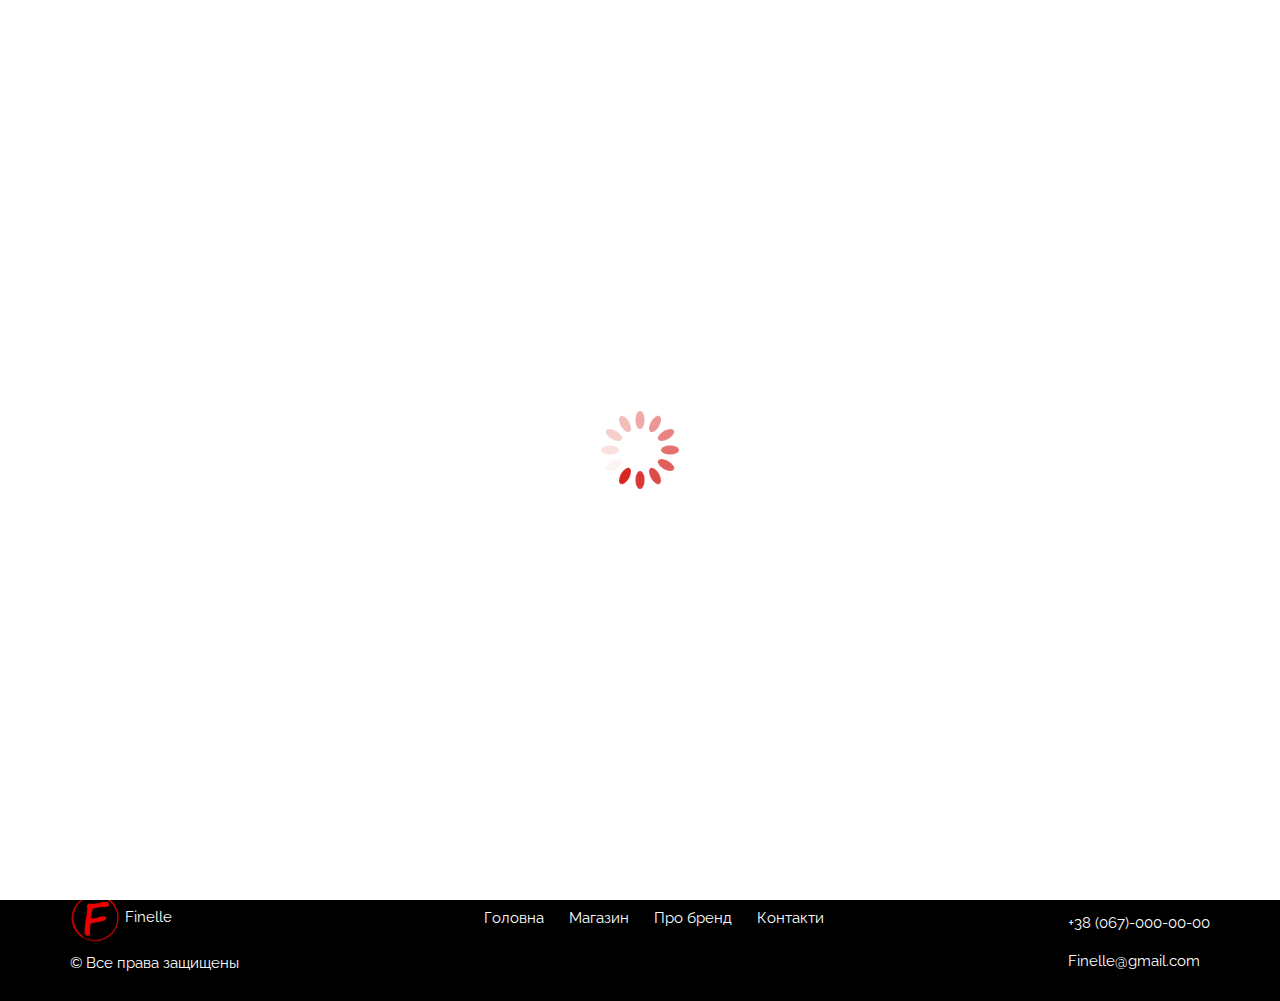
<file: index.html>
<!DOCTYPE html>
<html lang="en">
<head>
  <meta charset="UTF-8">
  <meta http-equiv="X-UA-Compatible" content="IE=edge">
  <meta name="viewport" content="width=device-width, initial-scale=1.0">
  <title>Document</title>
  <link rel="stylesheet" href="css/style.css">
</head>
<body>
  <header class="header">
    <div class="header__container">
      <div class="header__body">
        <div class="header__burger">
          <span></span>
        </div> 
        <a href="index.html" class="header__logo">
          <img src="img/logo__2.png" alt="" width="50px">
          <p>Finelle</p>
        </a>
        <nav class="header__menu">
          <ul class="header__list">
            <li>
              <a href="index.html" class="header__link active-menu">Головна</a>
            </li>
            <li>
              <a href="shop.html" class="header__link">Магазин</a>
            </li>
            <li>
              <a href="history.html" class="header__link">Про бренд</a>
            </li>
            <li>
              <a href="contact.html" class="header__link" >Контакти</a>
            </li>
          </ul>
        </nav>
        <div class="header__phone">
          <img src="img/tele.svg" alt="">
          <p>+38 (067)-000-00-00</p>
        </div>
        <div class="header__basket">
          <a href="basket.html"><img src="img/basket.svg" ></a>
        </div>
      </div>
    </div>
  </header>
  <div class="container">
    <section class="main">
       <div class="main__title">
         <h1>Нові надходження цього сезону</h1>
         <p>Витончені поєднання та оксамитові відтінки - ось те, що ви шукали цього сезону. Час досліджувати.</p>
         <button class="main__title_btn">
          <a href="shop.html">Відкрити магазин</a>
         </button>
       </div>
       <div class="main__img">
        <img src="img/w_finelle.webp" alt="">
       </div>
    </section>
  </div>
  <footer class="footer">
    <div class="footer__container">
      <div class="footer__content">
        <div class="footer__content_logo">
          <a href="index.html">
            <img src="img/logo__2.png" width="50px"alt="">
            <p>Finelle</p>
          </a>
          <p>© Все права защищены</p>
        </div>
        <ul class="footer__content_menu">
          <li>
            <a href="index.html">Головна</a>
          </li>
          <li>
            <a href="shop.html">Магазин</a>
          </li>
          <li>
            <a href="history.html">Про бренд</a>
          </li>
          <li>
            <a href="contact.html">Контакти</a>
          </li>
        </ul>
        <div class="footer__content_contact">
          <p>+38 (067)-000-00-00</p>
          <p>Finelle@gmail.com</p>
        </div>
      </div>
    </div>
  </footer>
  <div class="preloader">
    <div class="preloader_image"></div>
  </div>
  
  
    
    

  <script src="https://ajax.googleapis.com/ajax/libs/jquery/3.6.0/jquery.min.js"></script>
  <script src="js/script.js"></script>
  <script src="js/preloder.js"></script>
</body>
</html>
</file>
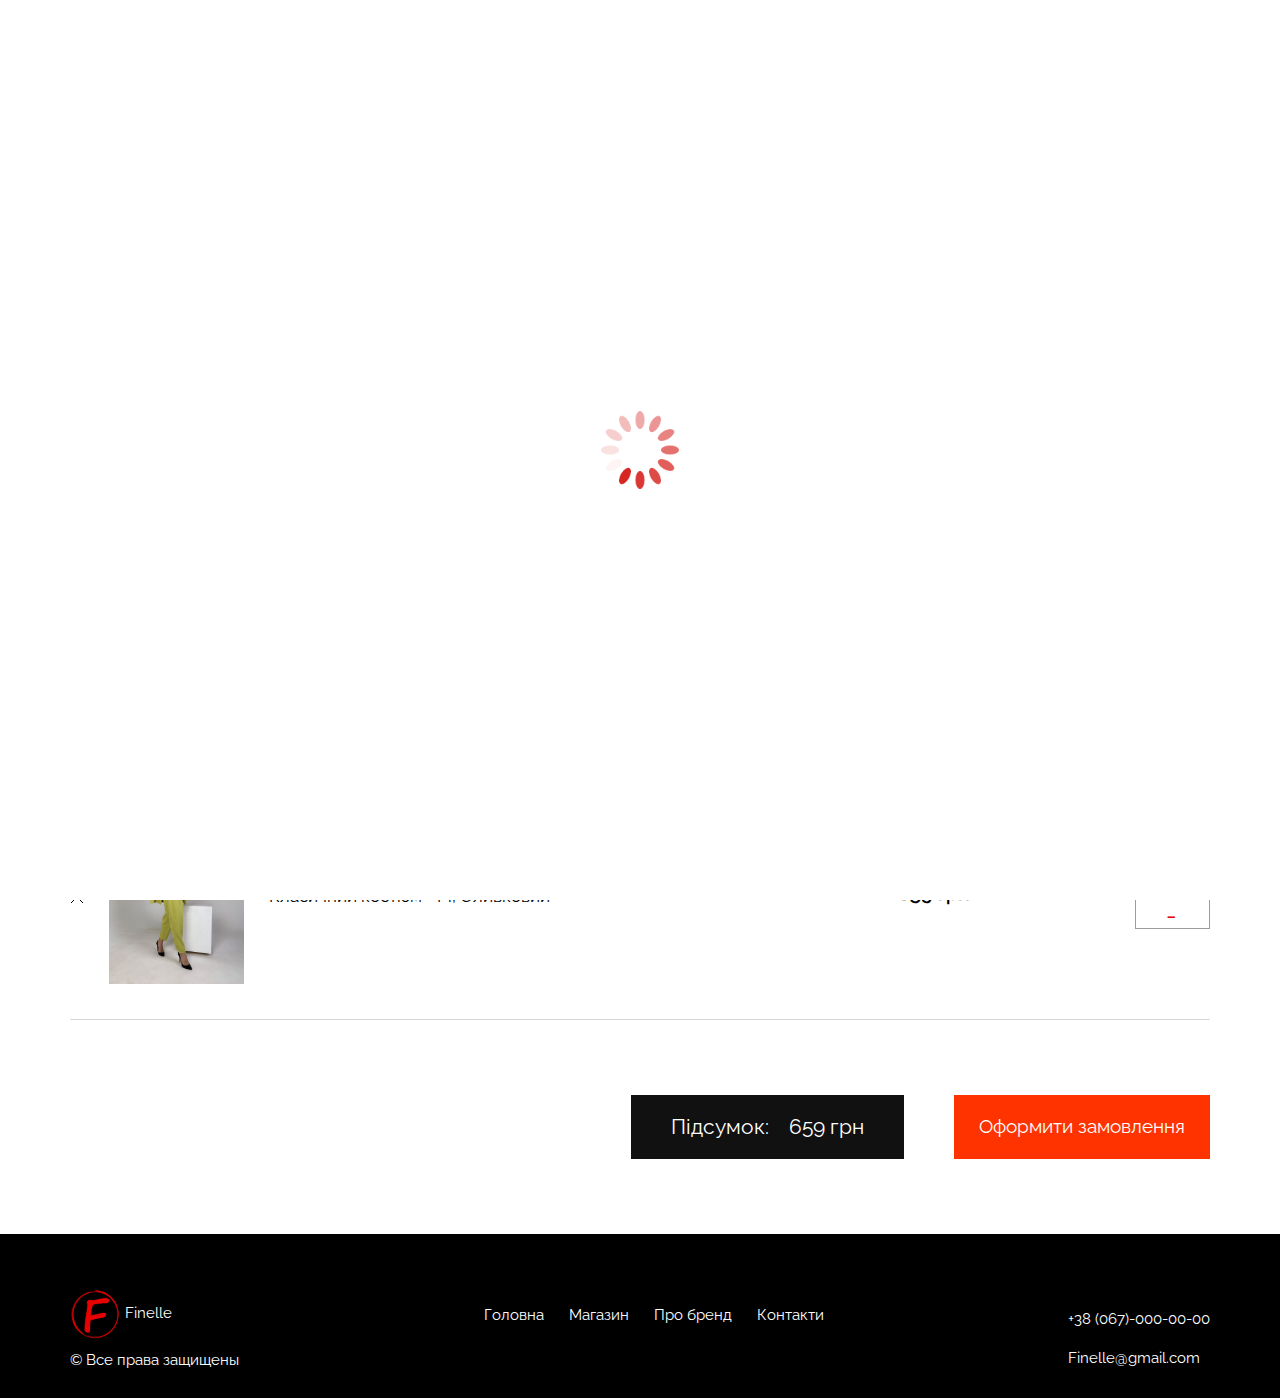
<file: basket.html>
<!DOCTYPE html>
<html lang="en">
<head>
  <meta charset="UTF-8">
  <meta http-equiv="X-UA-Compatible" content="IE=edge">
  <meta name="viewport" content="width=device-width, initial-scale=1.0">
  <title>Document</title>
  <link rel="stylesheet" href="css/style.css">
</head>
<body>
  <header class="header">
    <div class="header__container">
      <div class="header__body">
        <div class="header__burger">
          <span></span>
        </div> 
        <a href="index.html" class="header__logo">
          <img src="img/logo__2.png" alt="" width="50px">
          <p>Finelle</p>
        </a>
        <nav class="header__menu">
          <ul class="header__list">
            <li>
              <a href="index.html" class="header__link">Головна</a>
            </li>
            <li>
              <a href="shop.html" class="header__link">Магазин</a>
            </li>
            <li>
              <a href="" class="header__link active-menu">Про бренд</a>
            </li>
            <li>
              <a href="contact.html" class="header__link">Контакти</a>
            </li>
          </ul>
        </nav>
        <div class="header__phone">
          <img src="img/tele.svg" alt="">
          <p>+38 (067)-000-00-00</p>
        </div>
        <div class="header__basket">
          <a href="basket.html"><img src="img/basket.svg" ></a>
          
        </div>
      </div>
    </div>
  </header>
  <div class="container">
    <section class="title">
      <div class="title__content">
        <h1>Кошик</h1>
        <p><a href="shop.html">Головна</a> — <span>Кошик</span></p>
      </div> 
    </section>
    <section class="basket">
      <div class="basket__head">
        <h4>Товар</h4>
        <div>
          <h4>Ціна</h4>
          <h4>Кількість</h4>
        </div>
      </div>
      <div class="basket-list">
        <div class="basket-list_container"></div>
        <div class="basket__warp">
          <div class="basket__warp_block-1">
            <img src="img/Vector 3.svg" alt="">
            <div class="basket__warp_block-1_img">
              <img src="img/photo_2021-03-02_21-.jpg" alt="">
            </div>
            <p>Класичний костюм - М, Оливковий</p>
          </div>
          <div class="basket__warp_block-2">
            <h3>659 грн</h3>
            <div class="point" data-step="1" data-min="1" data-max="10">
              <span class="plus" >+</span>
              <input class="count_numb" type="text" name="count" value="1">
              <span class="minus">-</span>
            </div>
          </div>
        </div>
        <div class="basket__warp">
          <div class="basket__warp_block-1">
            <img src="img/Vector 3.svg" alt="">
            <div class="basket__warp_block-1_img">
              <img src="img/photo_2021-03-02_21-.jpg" alt="">
            </div>
            <p>Класичний костюм - М, Оливковий</p>
          </div>
          <div class="basket__warp_block-2">
            <h3>659 грн</h3>
            <div class="point" data-step="1" data-min="1" data-max="10">
              <span class="plus" >+</span>
              <input class="count_numb" type="text" name="count" value="1">
              <span class="minus">-</span>
            </div>
          </div>
        </div>
      </div>
    </section>
    
    <section class="decor">
      <div class="decor__total">
        <p>Підсумок:</p>
        <p class="decor__total_full-price">659 грн</p>
      </div>
      <a href="decor.html">Оформити замовлення</a>
    </section>
</div>
<footer class="footer">
  <div class="footer__container">
    <div class="footer__content">
      <div class="footer__content_logo">
        <a href="index.html">
          <img src="img/logo__2.png" width="50px"alt="">
          <p>Finelle</p>
        </a>
        <p>© Все права защищены</p>
      </div>
      <ul class="footer__content_menu">
        <li>
          <a href="">Головна</a>
        </li>
        <li>
          <a href="">Магазин</a>
        </li>
        <li>
          <a href="">Про бренд</a>
        </li>
        <li>
          <a href="">Контакти</a>
        </li>
      </ul>
      <div class="footer__content_contact">
        <p>+38 (067)-000-00-00</p>
        <p>Finelle@gmail.com</p>
      </div>
    </div>
  </div>
</footer>
<div class="preloader">
  <div class="preloader_image"></div>
</div>


  





<script src="https://ajax.googleapis.com/ajax/libs/jquery/3.6.0/jquery.min.js"></script>
  <script src="js/product.js"></script>
  <script src="js/script.js"></script>
  <script src="js/preloder.js"></script>
  
  
</body>
</html>
</file>
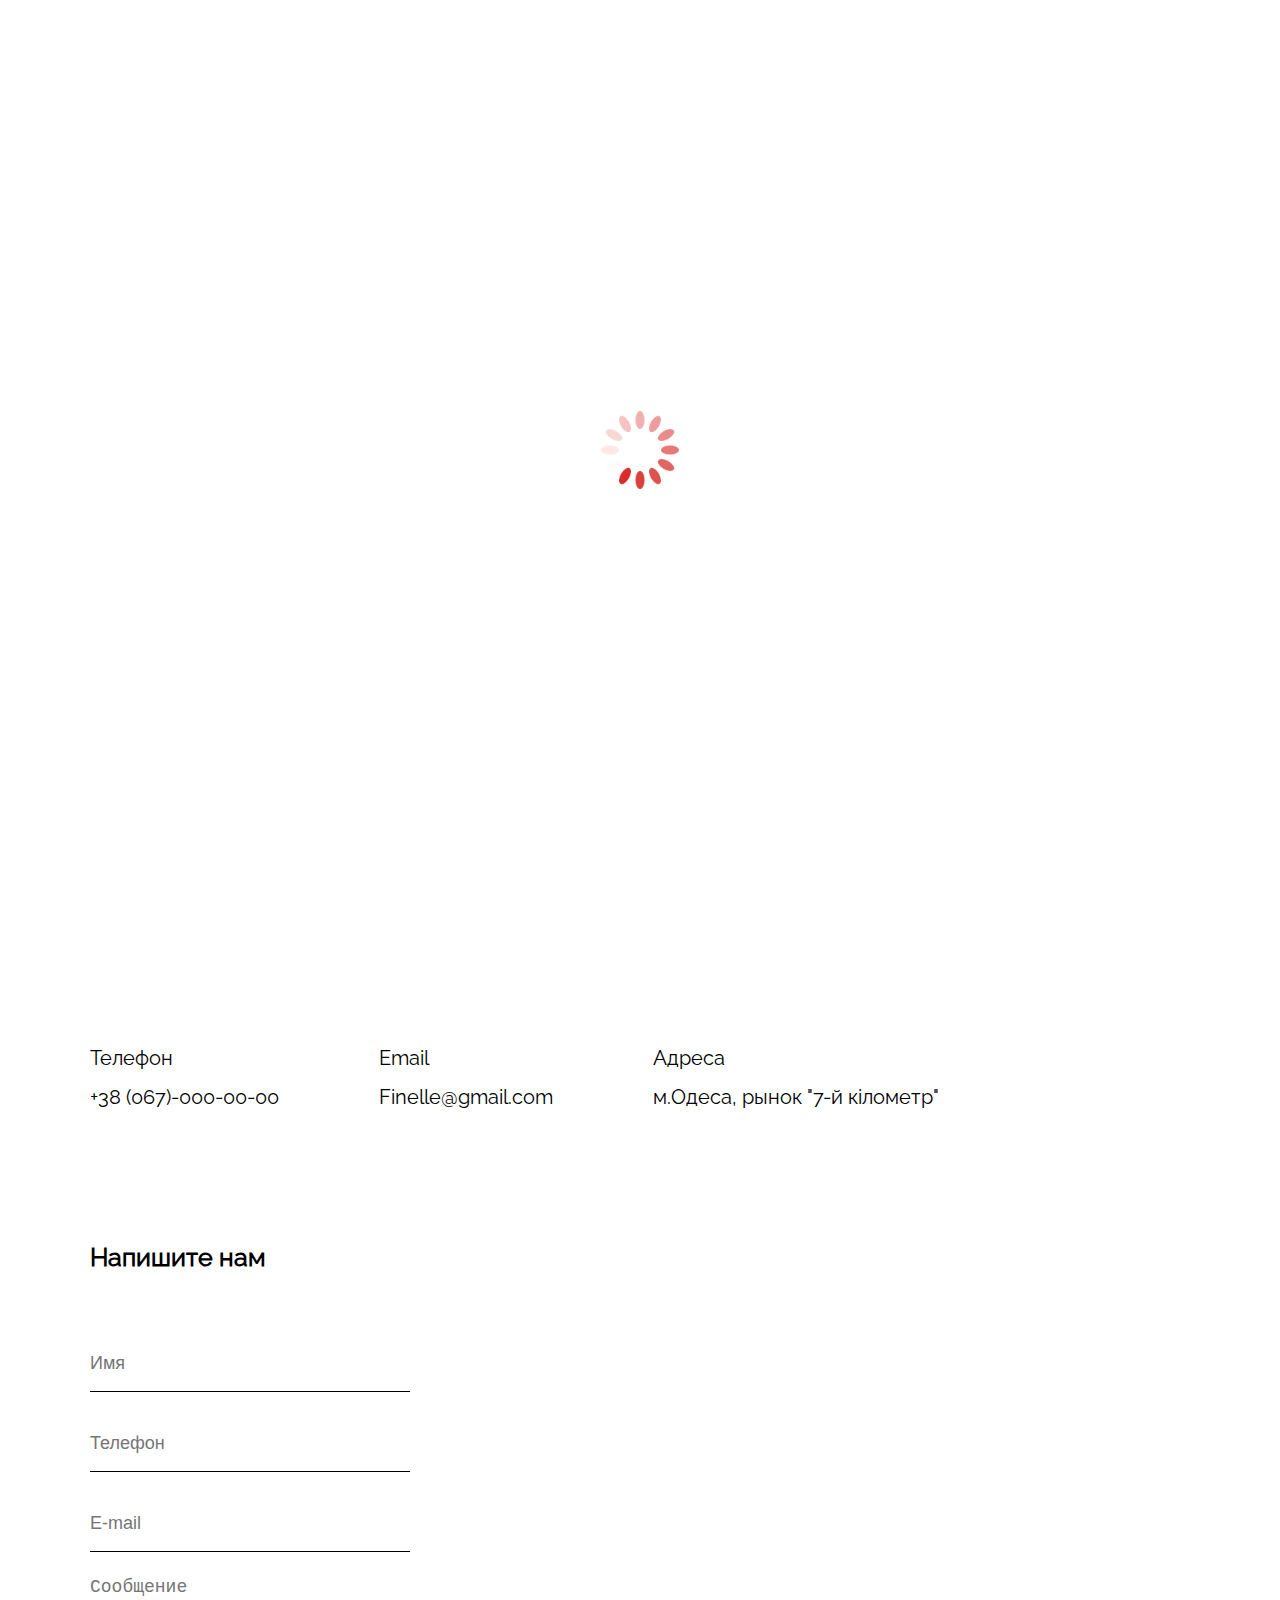
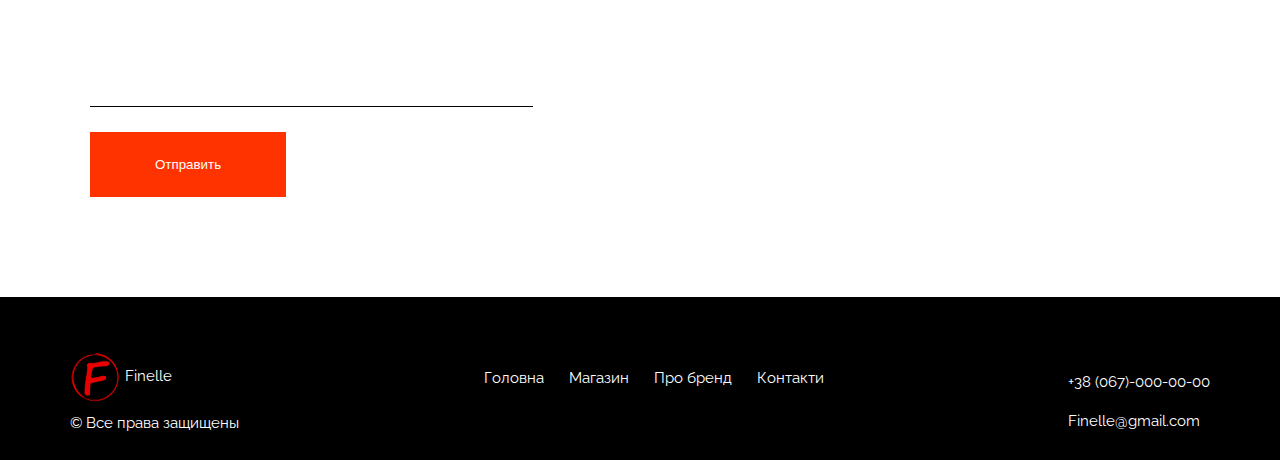
<file: contact.html>
<!DOCTYPE html>
<html lang="en">
<head>
  <meta charset="UTF-8">
  <meta http-equiv="X-UA-Compatible" content="IE=edge">
  <meta name="viewport" content="width=device-width, initial-scale=1.0">
  <title>Document</title>
  <link rel="stylesheet" href="css/style.css">
</head>
<body>
  <header class="header">
    <div class="header__container">
      <div class="header__body">
        <div class="header__burger">
          <span></span>
        </div> 
        <a href="index.html" class="header__logo">
          <img src="img/logo__2.png" alt="" width="50px">
          <p>Finelle</p>
        </a>
        <nav class="header__menu">
          <ul class="header__list">
            <li>
              <a href="index.html" class="header__link">Головна</a>
            </li>
            <li>
              <a href="shop.html" class="header__link">Магазин</a>
            </li>
            <li>
              <a href="history.html" class="header__link">Про бренд</a>
            </li>
            <li>
              <a href="contact.html" class="header__link active-menu" >Контакти</a>
            </li>
          </ul>
        </nav>
        <div class="header__phone">
          <img src="img/tele.svg" alt="">
          <p>+38 (067)-000-00-00</p>
        </div>
        <div class="header__basket">
          <a href="basket.html"><img src="img/basket.svg" ></a>
          
        </div>
      </div>
    </div>
  </header>
  <div class="container">
    <section class="title">
      <div class="title__content">
        <h1>Контакты</h1>
        <p><a href="index.html">Головна</a> — <span> Контакти</span></p>
      </div> 
    </section>
    <section class="location">
      <div class="location__map">
        <iframe src="https://www.google.com/maps/embed?pb=!1m18!1m12!1m3!1d2385.063213594846!2d30.63893437087897!3d46.43967606043894!2m3!1f0!2f0!3f0!3m2!1i1024!2i768!4f13.1!3m3!1m2!1s0x40c6329cbf10f01d%3A0x5cf2f7d132ee9c53!2zNy3QuSDQutC8LCDQntC00LXRgdGB0LAsINCe0LTQtdGB0YHQutCw0Y8g0L7QsdC70LDRgdGC0YwsIDY1MDAw!5e0!3m2!1sru!2sua!4v1661335720633!5m2!1sru!2sua" width="100%" height="480" style="border:0;" allowfullscreen="" loading="lazy" referrerpolicy="no-referrer-when-downgrade"></iframe>
      </div>
    </section>
    <section class="info">
      <div class="info__contact">
        <div>
            <p>Телефон</p>
            <a href="#">+38 (067)-000-00-00</a>
        </div>
        <div>
          <p>Email</p>
          <a href="#">Finelle@gmail.com</a>
        </div>
        <div>
          <p>Адреса</p>
          <p>м.Одеса, рынок "7-й кілометр"</p>
        </div>
      </div>
    </section>
    <section class="message">
      <div class="message__form">
        <h3>Напишите нам</h3>
        <form action="telegram.php" method="POST" id="userForm">
          <input type="text" id="user_name" name="user_name" placeholder="Имя">
          <input type="text" id="user_phone" name="user_phone" placeholder="Телефон">
          <input type="text" id="user_email" name="user_email" placeholder="E-mail">
          <textarea name="user_question" placeholder="Сообщение"></textarea>
          <div>
            <button type="submit">Отправить</button>
          </div>
        </form>
      </div>
    </section>
  </div>
  <footer class="footer">
    <div class="footer__container">
      <div class="footer__content">
        <div class="footer__content_logo">
          <a href="index.html">
            <img src="img/logo__2.png" width="50px"alt="">
            <p>Finelle</p>
          </a>
          <p>© Все права защищены</p>
        </div>
        <ul class="footer__content_menu">
          <li>
            <a href="">Головна</a>
          </li>
          <li>
            <a href="">Магазин</a>
          </li>
          <li>
            <a href="">Про бренд</a>
          </li>
          <li>
            <a href="">Контакти</a>
          </li>
        </ul>
        <div class="footer__content_contact">
          <p>+38 (067)-000-00-00</p>
          <p>Finelle@gmail.com</p>
        </div>
      </div>
    </div>
  </footer>
  <div class="preloader">
    <div class="preloader_image"></div>
  </div>
  
  




  <script src="https://ajax.googleapis.com/ajax/libs/jquery/3.6.0/jquery.min.js"></script>
  <script src="js/script.js"></script>
  <script src="js/preloder.js"></script>
</body>
</html>
</file>
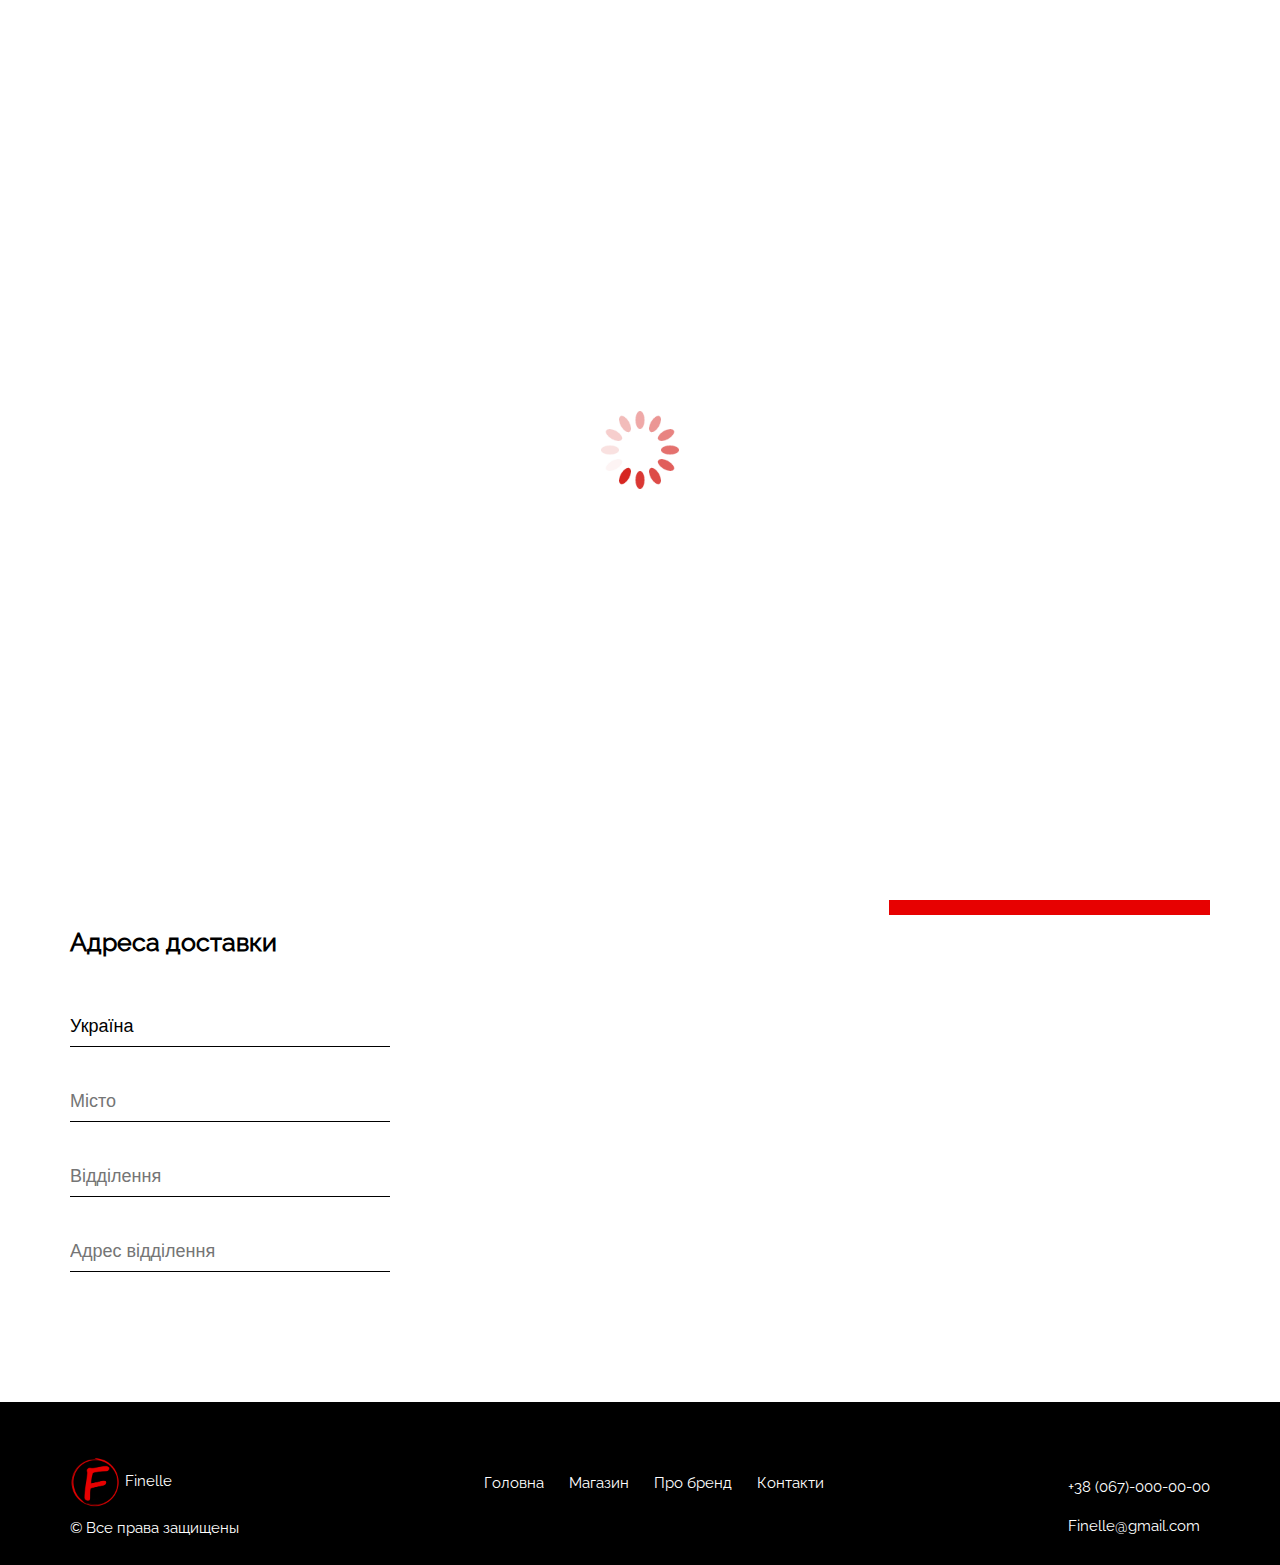
<file: decor.html>
<!DOCTYPE html>
<html lang="en">
<head>
  <meta charset="UTF-8">
  <meta http-equiv="X-UA-Compatible" content="IE=edge">
  <meta name="viewport" content="width=device-width, initial-scale=1.0">
  <title>Document</title>
  <link rel="stylesheet" href="css/style.css">
</head>
<body>
  <header class="header">
    <div class="header__container">
      <div class="header__body">
        <div class="header__burger">
          <span></span>
        </div> 
        <a href="index.html" class="header__logo">
          <img src="img/logo__2.png" alt="" width="50px">
          <p>Finelle</p>
        </a>
        <nav class="header__menu">
          <ul class="header__list">
            <li>
              <a href="index.html" class="header__link">Головна</a>
            </li>
            <li>
              <a href="shop.html" class="header__link active-menu">Магазин</a>
            </li>
            <li>
              <a href="history.html" class="header__link">Про бренд</a>
            </li>
            <li>
              <a href="contact.html" class="header__link" >Контакти</a>
            </li>
          </ul>
        </nav>
        <div class="header__phone">
          <img src="img/tele.svg" alt="">
          <p>+38 (067)-000-00-00</p>
        </div>
        <div class="header__basket">
          <a href="baket.html"><img src="img/basket.svg"></a>
          
        </div>
      </div>
    </div>
  </header>
  <div class="container">
    <section class="title">
      <div class="title__content">
        <h1>Оформлення замовлення</h1>
        <p><a href="index.html">Головна</a> — <span> Оформлення замовлення</span></p>
      </div> 
    </section>
    <section class="information-bayer">
      <div class="bayer">
        <div class="bayer__data">
          <h3>Дані покупця</h3>
          <form action="" class="bayer__data_form">
            <input type="text" id="user_name" name="user_name" placeholder="Имя">
            <input type="text" id="user_phone" name="user_phone" placeholder="Телефон">
            <input type="text" id="user_email" name="user_email" placeholder="E-mail">
          </form>
        </div>
        <div class="bayer__address">
          <h3>Адреса доставки</h3>
          <form action="" class="bayer__address_form">
            <input type="text" id="user_name" name="user_name" placeholder="Країна" readonly value="Україна">
            <input type="text" id="user_phone" name="user_phone" placeholder="Місто">
            <input type="text" id="user_email" name="user_email" placeholder="Відділення">
            <input type="text" id="user_email" name="user_email" placeholder="Адрес відділення">
          </form>
        </div>
      </div>
      <div class="order">
        <div class="order_bayer">
          <h3>Ваш заказ</h3>
          <div class="order__bayer_info">
            <div class="order__bayer_info_item">
              <h4>Товар</h4>
              <h4>Всього</h4>
            </div>
            <div class="order__bayer_info_sheet-item">
              <p>Класичний костюм - М<br> Оливковий</p>
              <p>659грн</p>
            </div>
            <div class="order__bayer_info_total">
              <h4>Підсумок</h4>
              <h4>659</h4>
            </div>
            <button>
              Розмістити заказ</button>
          </div>
        </div>
    </section>
  </div>
  <footer class="footer">
    <div class="footer__container">
      <div class="footer__content">
        <div class="footer__content_logo">
          <a href="index.html">
            <img src="img/logo__2.png" width="50px"alt="">
            <p>Finelle</p>
          </a>
          <p>© Все права защищены</p>
        </div>
        <ul class="footer__content_menu">
          <li>
            <a href="">Головна</a>
          </li>
          <li>
            <a href="">Магазин</a>
          </li>
          <li>
            <a href="">Про бренд</a>
          </li>
          <li>
            <a href="">Контакти</a>
          </li>
        </ul>
        <div class="footer__content_contact">
          <p>+38 (067)-000-00-00</p>
          <p>Finelle@gmail.com</p>
        </div>
      </div>
    </div>
  </footer>
  <div class="preloader">
    <div class="preloader_image"></div>
  </div>
  







  <script src="https://ajax.googleapis.com/ajax/libs/jquery/3.6.0/jquery.min.js"></script>
  <script src="js/product.js"></script>
  <script src="js/script.js"></script>
  <script src="js/preloder.js"></script>
</body>
</html>
</file>
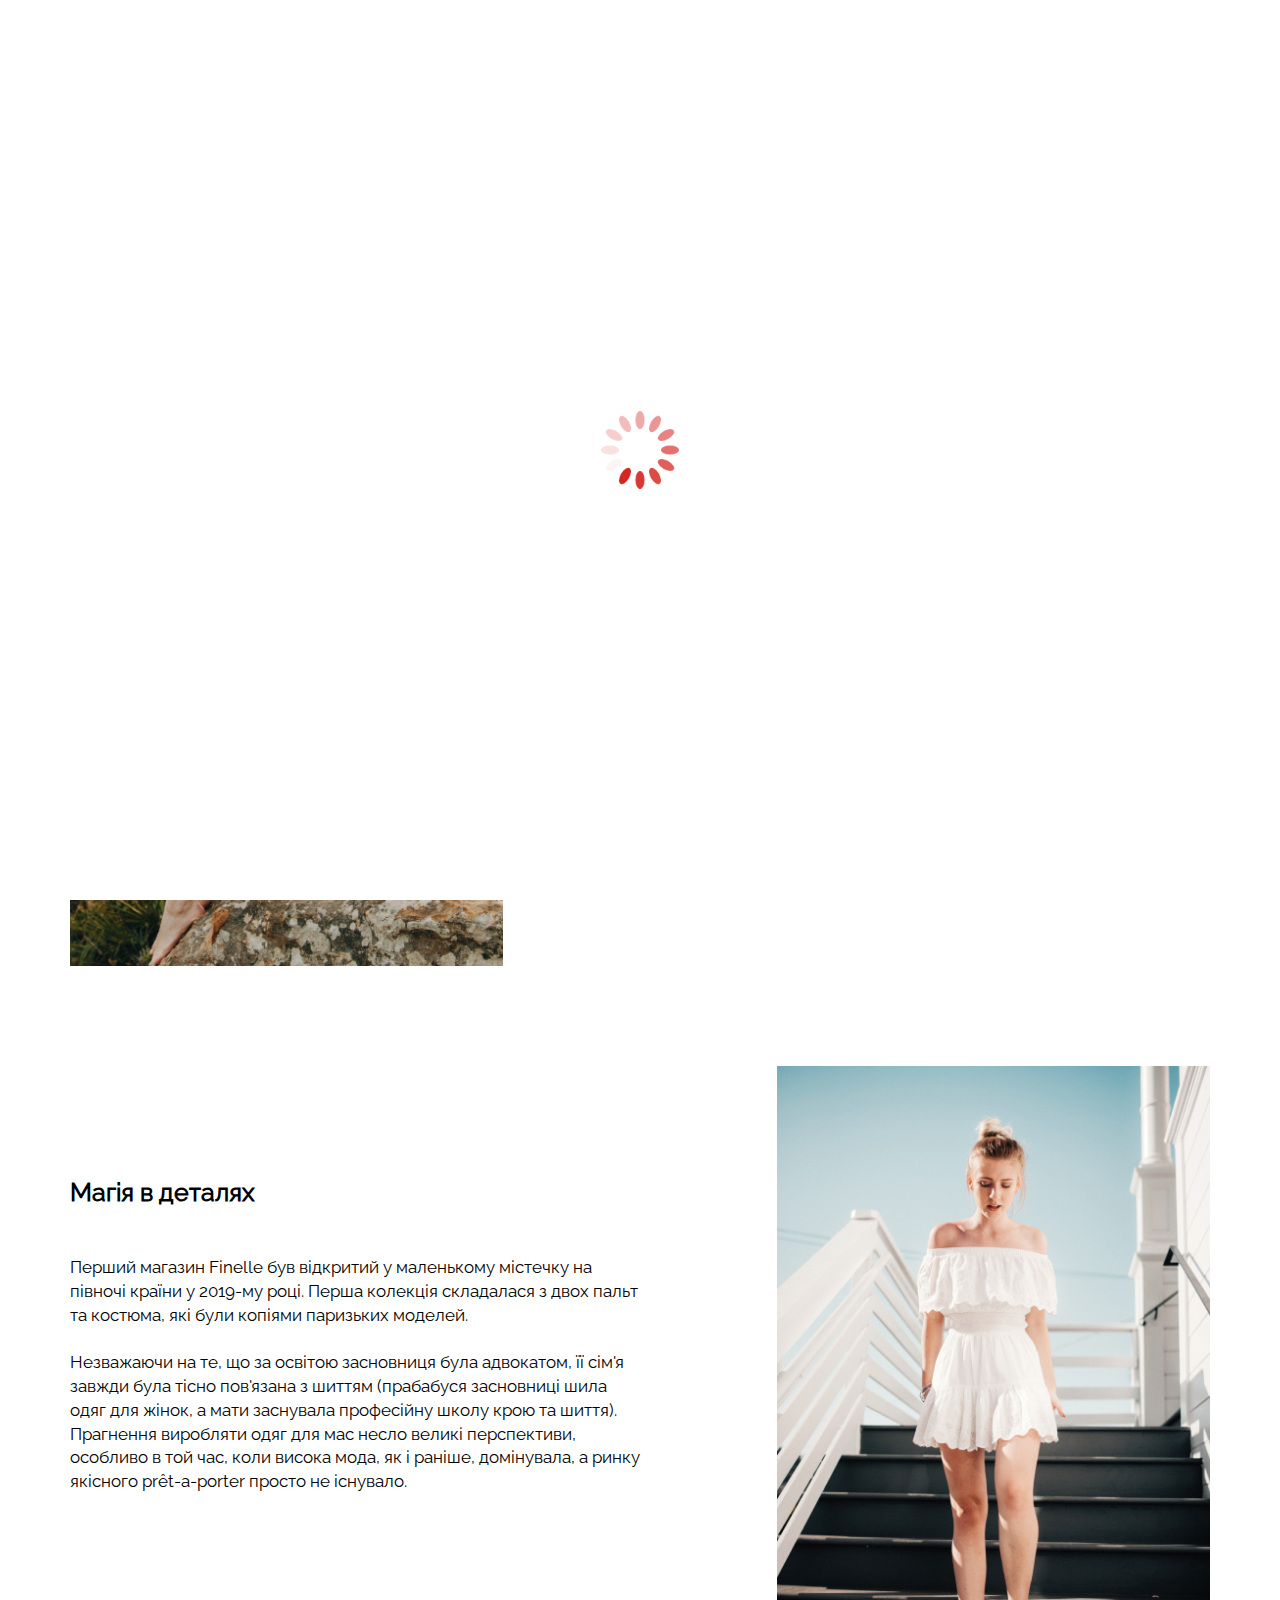
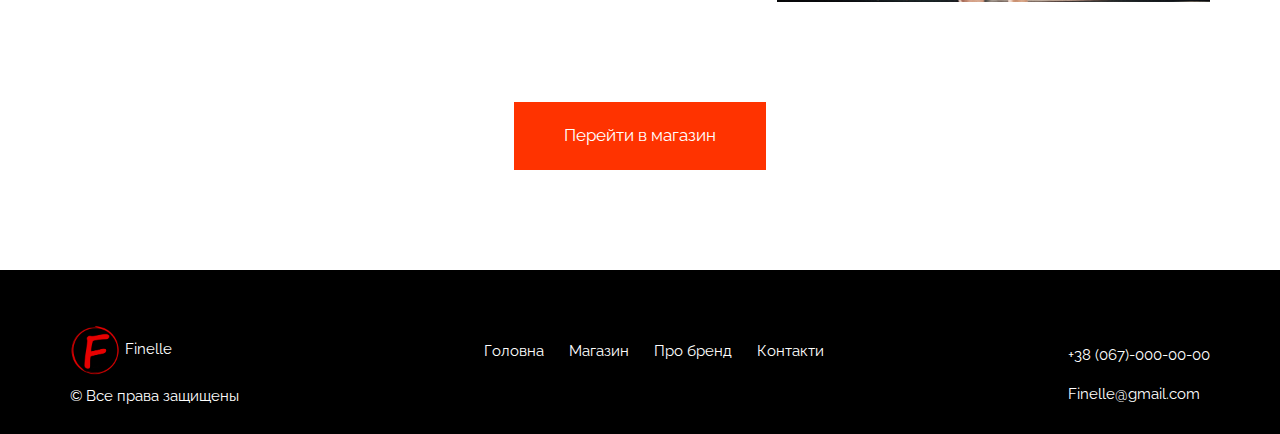
<file: history.html>
<!DOCTYPE html>
<html lang="en">
<head>
  <meta charset="UTF-8">
  <meta http-equiv="X-UA-Compatible" content="IE=edge">
  <meta name="viewport" content="width=device-width, initial-scale=1.0">
  <title>Document</title>
  <link rel="stylesheet" href="css/style.css">
</head>
<body>
  <header class="header">
    <div class="header__container">
      <div class="header__body">
        <div class="header__burger">
          <span></span>
        </div> 
        <a href="index.html" class="header__logo">
          <img src="img/logo__2.png" alt="" width="50px">
          <p>Finelle</p>
        </a>
        <nav class="header__menu">
          <ul class="header__list">
            <li>
              <a href="index.html" class="header__link">Головна</a>
            </li>
            <li>
              <a href="shop.html" class="header__link">Магазин</a>
            </li>
            <li>
              <a href="history.html" class="header__link active-menu">Про бренд</a>
            </li>
            <li>
              <a href="contact.html" class="header__link">Контакти</a>
            </li>
          </ul>
        </nav>
        <div class="header__phone">
          <img src="img/tele.svg" alt="">
          <p>+38 (067)-000-00-00</p>
        </div>
        <div class="header__basket">
          <a href="basket.html"><img src="img/basket.svg" ></a>
          
        </div>
      </div>
    </div>
  </header>
  <div class="container">
    <section class="title">
      <div class="title__content">
        <h1>Про бренд</h1>
        <p><a href="index.html">Головна</a> — <span> Про бренд</span></p>
      </div> 
    </section>
    <section class="about">
      <div class="about__content">
          <div class="about__content_block">
            <img src="img/pic-1.jpg" alt="">
            <div>
              <h3>Ідея та жінка</h3>
              <p>Finelle була заснована у 2010-му і стала однією з найуспішніших компаній нашої країни. Як і багато італійських фірм, Finelle залишається сімейною компанією, хоча жоден із членів сім'ї не є модельєром.
              <br>
              <br>
              Ми діємо за успішною формулою, вдаючись до послуг відомих модельєрів для створення колекцій. Цей метод був описаний критиком моди Коліном Макдавеллом як форма дизайнерської співтворчості, характерна для низки італійських prêt-a-porter компаній. </p>
            </div>
          </div>
          <div class="about__content_block">
            <div>
              <h3>Магія в деталях</h3>
              <p>Перший магазин Finelle був відкритий у маленькому містечку на півночі країни у 2019-му році. Перша колекція складалася з двох пальт та костюма, які були копіями паризьких моделей.
              <br>
              <br>
              Незважаючи на те, що за освітою засновниця була адвокатом, її сім'я завжди була тісно пов'язана з шиттям (прабабуся засновниці шила одяг для жінок, а мати заснувала професійну школу крою та шиття). Прагнення виробляти одяг для мас несло великі перспективи, особливо в той час, коли висока мода, як і раніше, домінувала, а ринку якісного prêt-a-porter просто не існувало.</p>
            </div>
            <img src="img/pic-2.jpg" alt="">
          </div>
          <div class="about__content_btn">
            <a href="">Перейти в магазин</a>
          </div>
      </div>
    </section>
  </div>
  <footer class="footer">
    <div class="footer__container">
      <div class="footer__content">
        <div class="footer__content_logo">
          <a href="index.html">
            <img src="img/logo__2.png" width="50px"alt="">
            <p>Finelle</p>
          </a>
          <p>© Все права защищены</p>
        </div>
        <ul class="footer__content_menu">
          <li>
            <a href="">Головна</a>
          </li>
          <li>
            <a href="">Магазин</a>
          </li>
          <li>
            <a href="">Про бренд</a>
          </li>
          <li>
            <a href="">Контакти</a>
          </li>
        </ul>
        <div class="footer__content_contact">
          <p>+38 (067)-000-00-00</p>
          <p>Finelle@gmail.com</p>
        </div>
      </div>
    </div>
  </footer>
  <div class="preloader">
    <div class="preloader_image"></div>
  </div>
  




  <script src="https://ajax.googleapis.com/ajax/libs/jquery/3.6.0/jquery.min.js"></script>
  <script src="js/script.js"></script>
  <script src="js/preloder.js"></script>
</body>
</html>
</file>
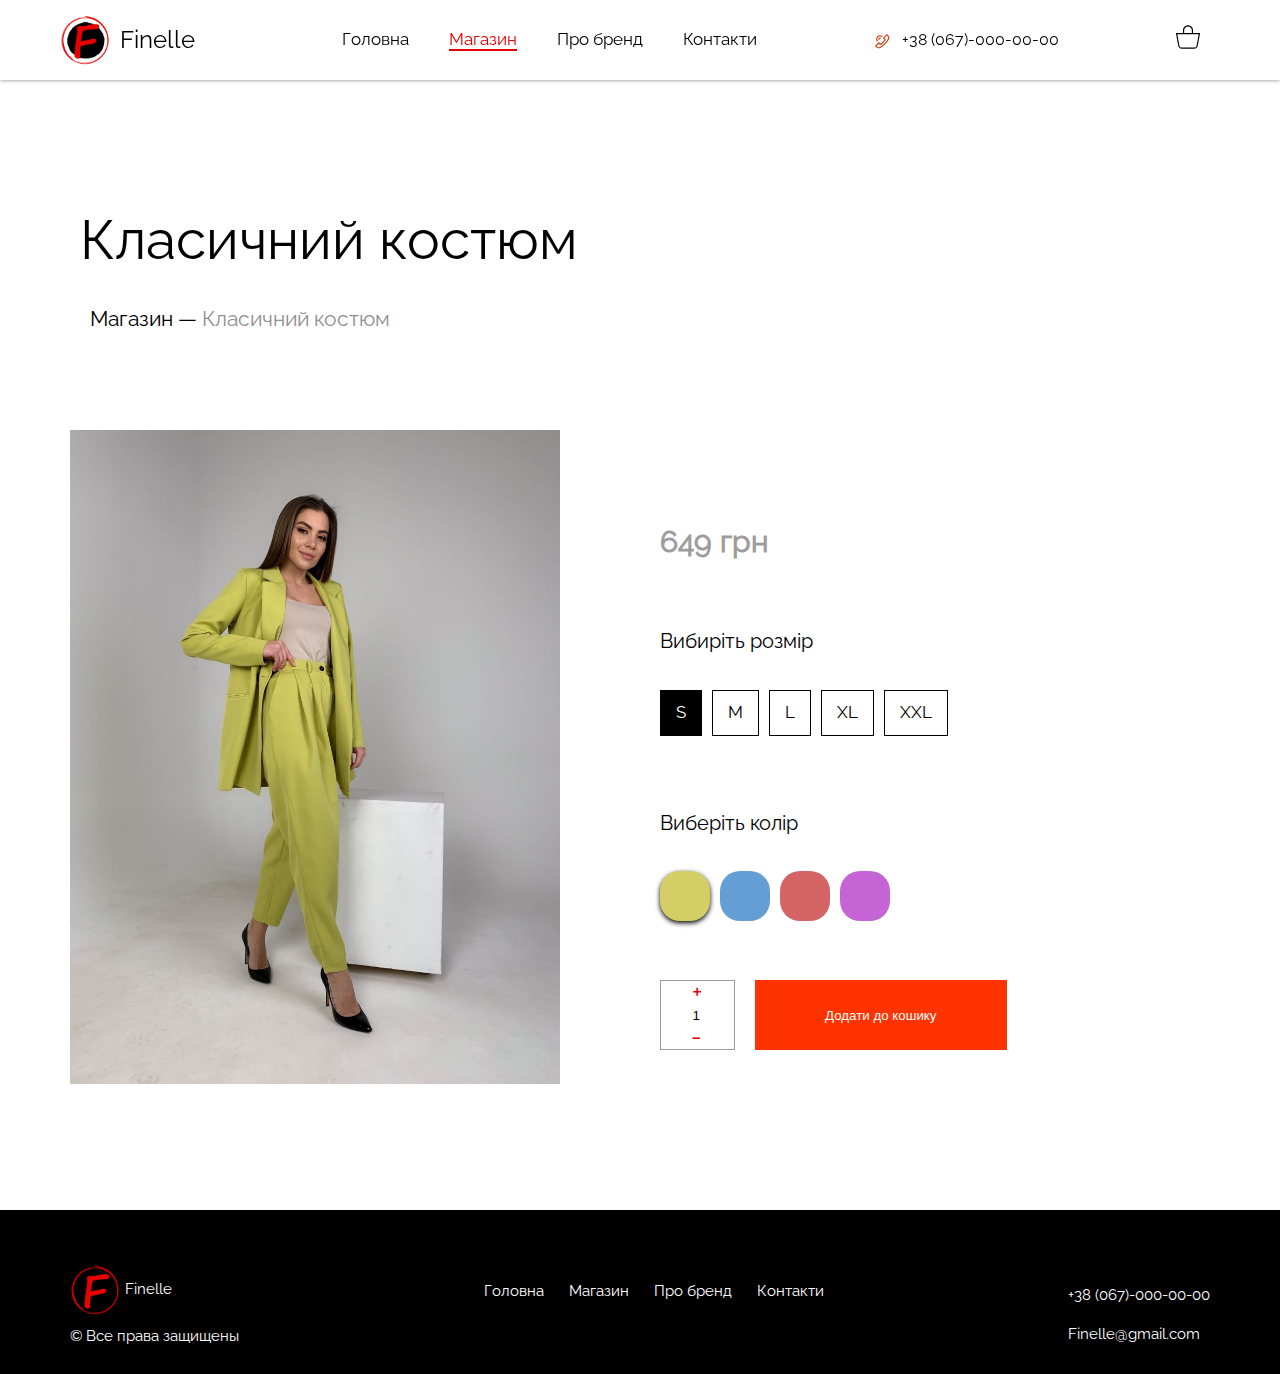
<file: product.html>
<!DOCTYPE html>
<html lang="en">
<head>
  <meta charset="UTF-8">
  <meta http-equiv="X-UA-Compatible" content="IE=edge">
  <meta name="viewport" content="width=device-width, initial-scale=1.0">
  <title>Document</title>
  <link rel="stylesheet" href="css/style.css">
</head>
<body>
  <header class="header">
    <div class="header__container">
      <div class="header__body">
        <div class="header__burger">
          <span></span>
        </div> 
        <a href="index.html" class="header__logo">
          <img src="img/logo__2.png" alt="" width="50px">
          <p>Finelle</p>
        </a>
        <nav class="header__menu">
          <ul class="header__list">
            <li>
              <a href="" class="header__link">Головна</a>
            </li>
            <li>
              <a href="shop.html" class="header__link active-menu">Магазин</a>
            </li>
            <li>
              <a href="history.html" class="header__link">Про бренд</a>
            </li>
            <li>
              <a href="contact.html" class="header__link" >Контакти</a>
            </li>
          </ul>
        </nav>
        <div class="header__phone">
          <img src="img/tele.svg" alt="">
          <p>+38 (067)-000-00-00</p>
        </div>
        <div class="header__basket">
          <a href="basket.html"><img src="img/basket.svg"></a>
        </div>
      </div>
    </div>
  </header>
  <div class="container">
    <section class="title">
      <div class="title__content">
        <h1>Класичний костюм</h1>
        <p><a href="shop.html">Магазин</a> — <span class="title_content_title-card">Класичний костюм</span></p>
      </div> 
    </section>
    <section class="product-card">
      <div class="product-card__img">
        <img src="img/photo_2021-03-02_21-.jpg" alt="">
      </div>
      <div class="product-card__info">
        <h4>Класичний костюм</h4>
        <h3><span>649</span> грн</h3>
        <p>Вибиріть розмір</p>
        <div class="product-card__info_size" id="size">
          <span class="product-card__info_size_item active-size">s</span>
          <span class="product-card__info_size_item">m</span>
          <span class="product-card__info_size_item">l</span>
          <span class="product-card__info_size_item">xl</span>
          <span  class="product-card__info_size_item">xxl</span>
        </div>
        <p>Виберіть колір</p>
        <div class="product-card__info_color" id="color">
          <span class="product-card__info_color_item olive active-color"><p>Оливковий</p></span>
          <span class="product-card__info_color_item blue"><p>Голубий</p></span>
          <span class="product-card__info_color_item red"><p>Червоний</p></span>
          <span class="product-card__info_color_item violet"><p>Фіолетовий</p></span>
        </div>
        <div class="product-card__info_amount">
          <div class="point" data-step="1" data-min="1" data-max="9">
            <span class="plus" >+</span>
            <input class="count_numb" type="text" name="count" value="1">
            <span class="minus">-</span>
          </div>
          <button class="product-btn">Додати до кошику</button>
        </div>
      </div>
    </section>
  </div>
  <footer class="footer">
    <div class="footer__container">
      <div class="footer__content">
        <div class="footer__content_logo">
          <a href="index.html">
            <img src="img/logo__2.png" width="50px"alt="">
            <p>Finelle</p>
          </a>
          <p>© Все права защищены</p>
        </div>
        <ul class="footer__content_menu">
          <li>
            <a href="">Головна</a>
          </li>
          <li>
            <a href="">Магазин</a>
          </li>
          <li>
            <a href="">Про бренд</a>
          </li>
          <li>
            <a href="">Контакти</a>
          </li>
        </ul>
        <div class="footer__content_contact">
          <p>+38 (067)-000-00-00</p>
          <p>Finelle@gmail.com</p>
        </div>
      </div>
    </div>
  </footer>



  <script src="https://ajax.googleapis.com/ajax/libs/jquery/3.6.0/jquery.min.js"></script>
  <script src="js/script.js"></script>
  <script src="js/product.js"></script>
  <script src="js/preloder.js"></script>


</body>
</html>
</file>
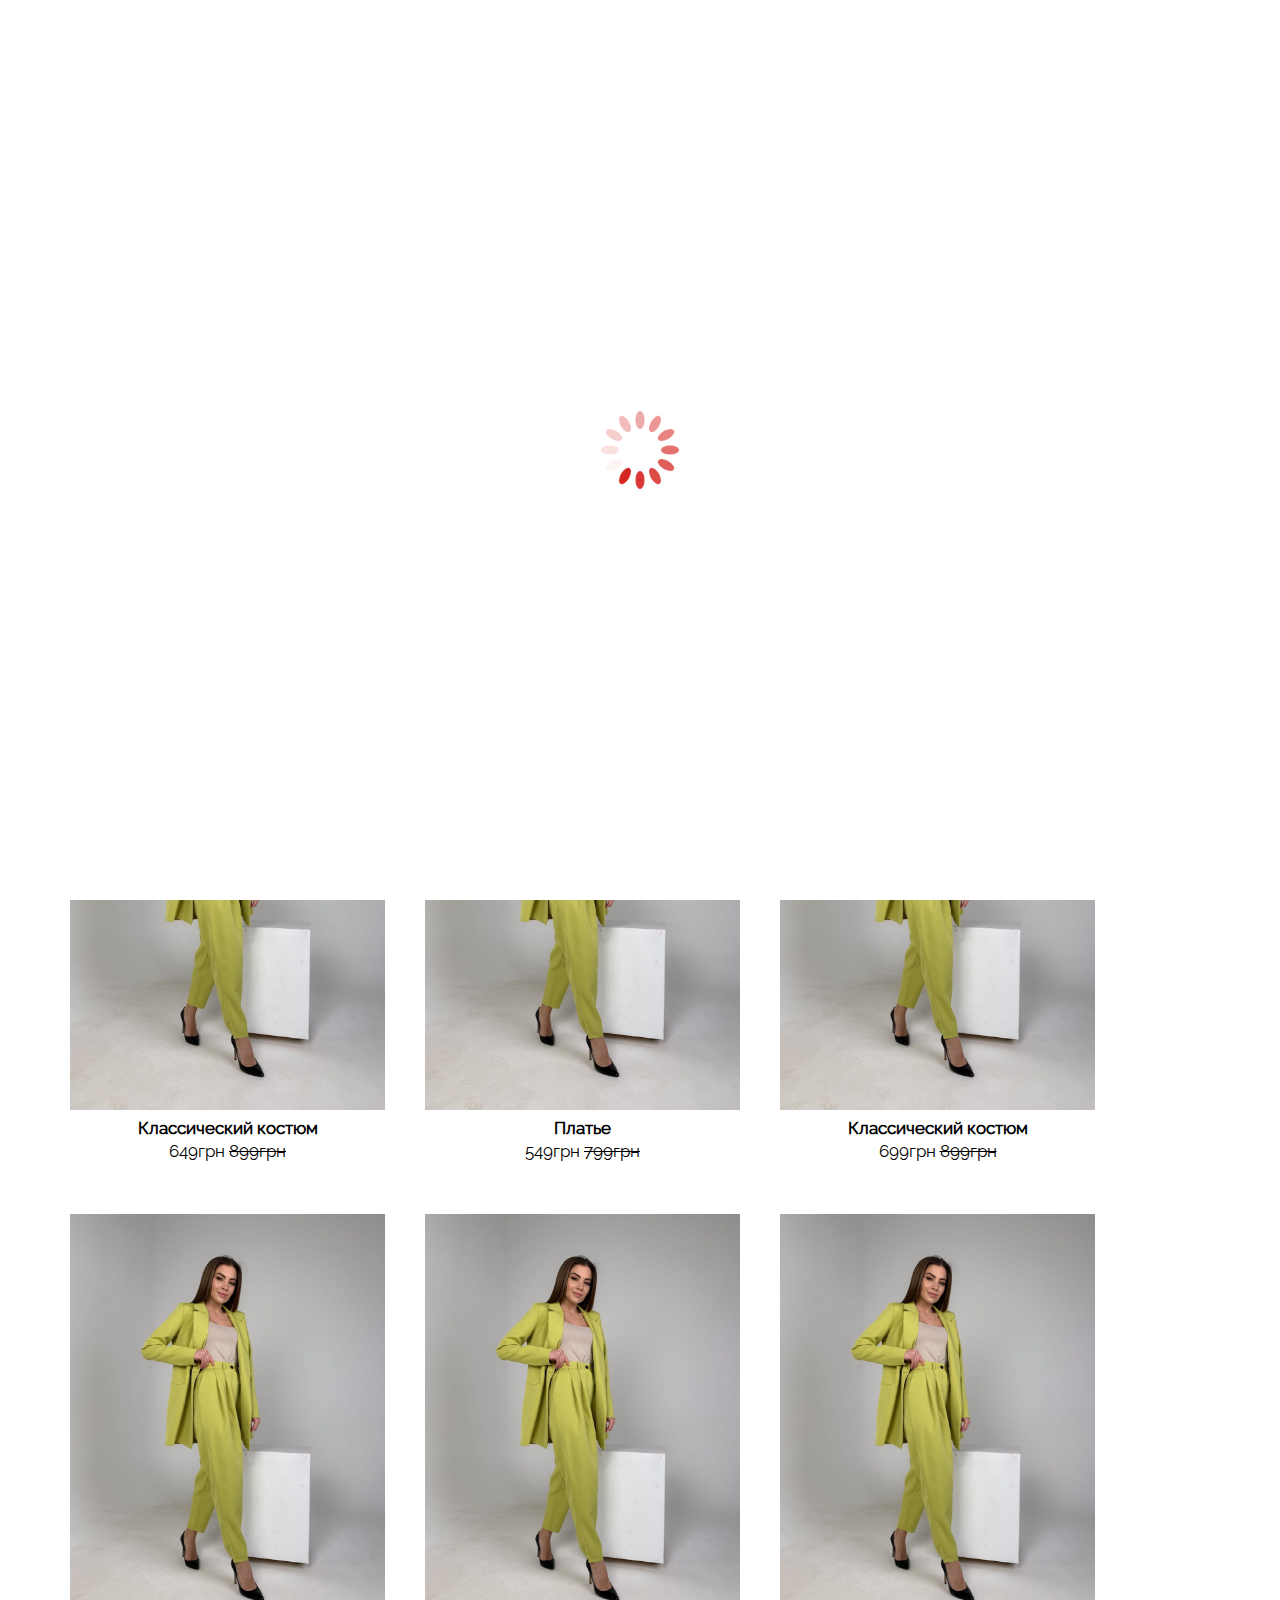
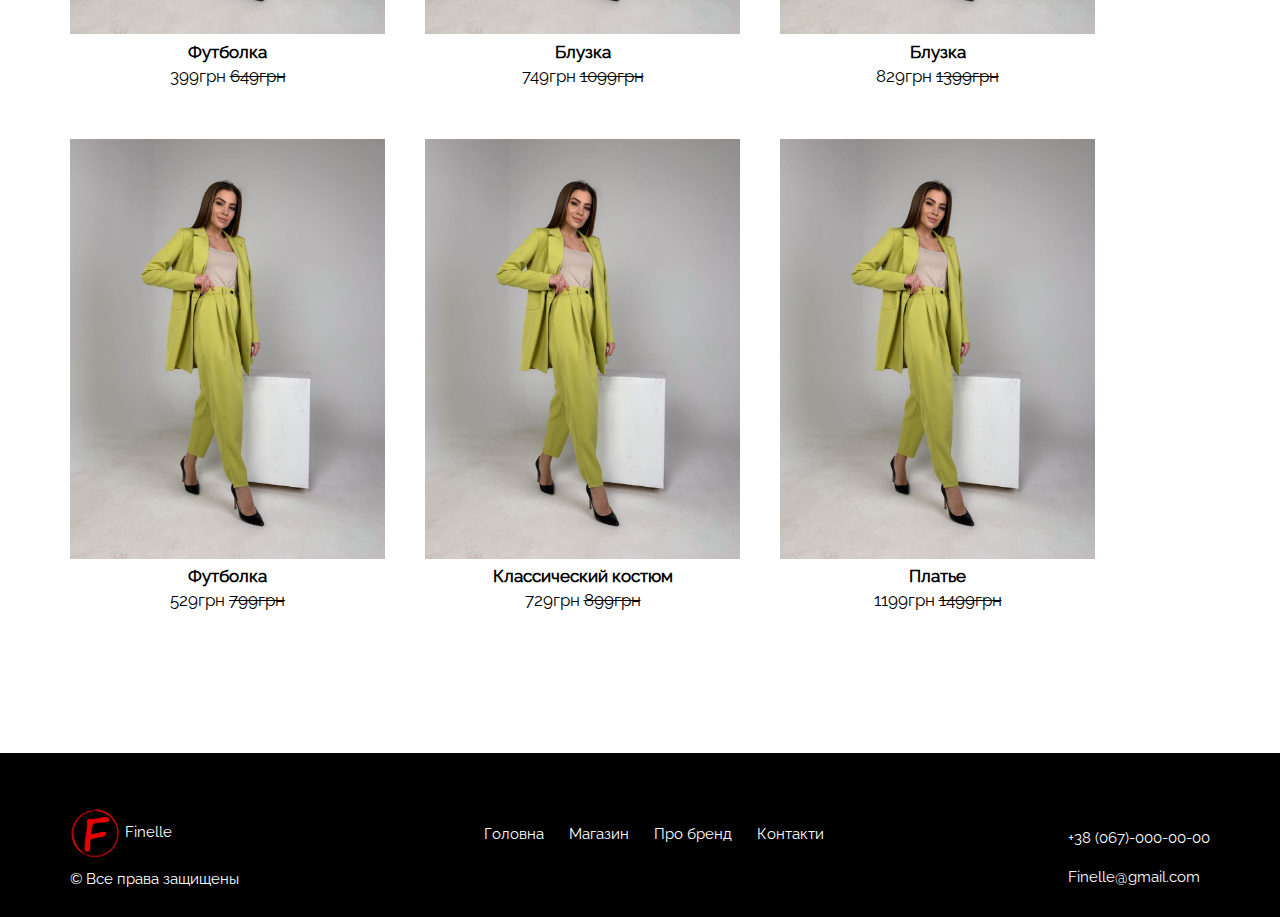
<file: shop.html>
<!DOCTYPE html>
<html lang="en">
<head>
  <meta charset="UTF-8">
  <meta http-equiv="X-UA-Compatible" content="IE=edge">
  <meta name="viewport" content="width=device-width, initial-scale=1.0">
  <title>Document</title>
  <link rel="stylesheet" href="css/style.css">
</head>
<body>
  <header class="header">
    <div class="header__container">
      <div class="header__body">
        <div class="header__burger">
          <span></span>
        </div> 
        <a href="index.html" class="header__logo">
          <img src="img/logo__2.png" alt="" width="50px">
          <p>Finelle</p>
        </a>
        <nav class="header__menu">
          <ul class="header__list">
            <li>
              <a href="index.html" class="header__link">Головна</a>
            </li>
            <li>
              <a href="shop.html" class="header__link active-menu">Магазин</a>
            </li>
            <li>
              <a href="history.html" class="header__link">Про бренд</a>
            </li>
            <li>
              <a href="contact.html" class="header__link" >Контакти</a>
            </li>
          </ul>
        </nav>
        <div class="header__phone">
          <img src="img/tele.svg" alt="">
          <p>+38 (067)-000-00-00</p>
        </div>
        <div class="header__basket">
          <a href="basket.html"><img src="img/basket.svg"></a>
          
        </div>
      </div>
    </div>
  </header>
  <div class="container">
    <section class="title">
      <div class="title__content">
        <h1>Магазин</h1>
        <p><a href="index.html">Головна</a> — <span> Магазин</span></p>
      </div> 
    </section>
    <section class="catalog">
      <div class="nav">
        <ul class="catalog__menu">
          <li class="catalog__menu_item active-catalog" data-fillter="all">Все</li>
          <li class="catalog__menu_item" data-fillter="dresses">Платья</li>
          <li class="catalog__menu_item" data-fillter="costumes">Костюми</li>
          <li class="catalog__menu_item" data-fillter="blouses">Блузки</li>
          <li class="catalog__menu_item"data-fillter="t-shirts">Футболки</li>
        </ul>
        <div class="catalog__sort">
          <select name="orderby" class="orderby">
            <option value="menu-order">вихідне сортування</option>
            <option value="price-asc">ціна за зростанням</option>
            <option value="price-desc" id="price-desc">ціна за спаданням</option>
            <option value="popularity">за популярністю</option>
          </select>
        </div>
     </div>
      <div class="catalog__product">
        <div class="catalog__product_card" data-category="costumes" data-price="649">
          <div>
            <a href="product.html">
              <img src="img/photo_2021-03-02_21-.jpg" alt="">
            </a>
          </div>
          <h4>
            <a href="">Классический костюм</a>
          </h4>
          <p>649грн <del>899грн</del></p>
        </div>

        <div class="catalog__product_card" data-category="dresses" data-price="549">
          <div>
            <a href="">
              <img src="img/photo_2021-03-02_21-.jpg" alt="">
            </a>
          </div>
          <h4>
            <a href="">Платье</a>
          </h4>
          <p>549грн <del>799грн</del></p>
        </div>
        <div class="catalog__product_card" data-category="costumes" data-price="699">
          <div>
            <a href="">
              <img src="img/photo_2021-03-02_21-.jpg" alt="" data-price="">
            </a>
          </div>
          <h4>
            <a href="">Классический костюм</a>
          </h4>
          <p>699грн <del>899грн</del></p>
        </div>
        <div class="catalog__product_card" data-category="t-shirts" data-price="399">
          <div>
            <a href="">
              <img src="img/photo_2021-03-02_21-.jpg" alt="">
            </a>
          </div>
          <h4>
            <a href="">Футболка</a>
          </h4>
          <p>399грн <del>649грн</del></p>
        </div>
        <div class="catalog__product_card" data-category="blouses" data-price="749">
          <div>
            <a href="">
              <img src="img/photo_2021-03-02_21-.jpg" alt="">
            </a>
          </div>
          <h4>
            <a href="">Блузка</a>
          </h4>
          <p>749грн <del>1099грн</del></p>
        </div>
        <div class="catalog__product_card" data-category="blouses" data-price="829">
          <div>
            <a href="">
              <img src="img/photo_2021-03-02_21-.jpg" alt="">
            </a>
          </div>
          <h4>
            <a href="">Блузка</a>
          </h4>
          <p>829грн <del>1399грн</del></p>
        </div>
        <div class="catalog__product_card" data-category="t-shirts" data-price="529">
          <div>
            <a href="">
              <img src="img/photo_2021-03-02_21-.jpg" alt="">
            </a>
          </div>
          <h4>
            <a href="">Футболка</a>
          </h4>
          <p>529грн <del>799грн</del></p>
        </div>
        <div class="catalog__product_card" data-category="costumes" data-price="729">
          <div>
            <a href="">
              <img src="img/photo_2021-03-02_21-.jpg" alt="">
            </a>
          </div>
          <h4>
            <a href="">Классический костюм</a>
          </h4>
          <p>729грн <del>899грн</del></p>
        </div>
        <div class="catalog__product_card" data-category="dresses" data-price="1199">
          <div>
            <a href="">
              <img src="img/photo_2021-03-02_21-.jpg" alt="">
            </a>
          </div>
          <h4>
            <a href="">Платье</a>
          </h4>
          <p>1199грн <del>1499грн</del></p>
        </div>
      </div> 
    </section>
  </div>
  <footer class="footer">
    <div class="footer__container">
      <div class="footer__content">
        <div class="footer__content_logo">
          <a href="index.html">
            <img src="img/logo__2.png" width="50px"alt="">
            <p>Finelle</p>
          </a>
          <p>© Все права защищены</p>
        </div>
        <ul class="footer__content_menu">
          <li>
            <a href="index.html">Головна</a>
          </li>
          <li>
            <a href="shop.html">Магазин</a>
          </li>
          <li>
            <a href="history.html">Про бренд</a>
          </li>
          <li>
            <a href="contact.html">Контакти</a>
          </li>
        </ul>
        <div class="footer__content_contact">
          <p>+38 (067)-000-00-00</p>
          <p>Finelle@gmail.com</p>
        </div>
      </div>
    </div>
  </footer>
  <div class="preloader">
    <div class="preloader_image"></div>
  </div>
  


  <script src="https://ajax.googleapis.com/ajax/libs/jquery/3.6.0/jquery.min.js"></script>
  <script src="js/script.js"></script>
  <script src="js/shop.js"></script>
  <script src="js/preloder.js"></script>
</body>
</html>
</file>
<file: css/style.css>
* {
  padding: 0;
  margin: 0;
  box-sizing: border-box;
}

a {
  text-decoration: none;
  color: inherit;
}

ul {
  list-style-type: none;
}

@font-face {
  font-family: Raleway;
  src: url(../fonts/static/Raleway-Regular.ttf);
}
body {
  font-family: "Raleway", sans-serif;
  font-size: 17px;
  font-weight: normal;
  color: #000;
  line-height: 1.4em;
}

.container {
  max-width: 1180px;
  margin: 0 auto;
  padding: 0px 20px;
}

input {
  border: none;
}

input:focus {
  outline: none;
}

textarea {
  outline: none;
  resize: none;
  overflow: hidden;
}

::-moz-placeholder {
  font-size: 18px;
}

:-ms-input-placeholder {
  font-size: 18px;
}

::placeholder {
  font-size: 18px;
}

button {
  cursor: pointer;
}

button:active {
  outline: none;
}

input::-webkit-input-placeholder {
  opacity: 1;
  -webkit-transition: opacity 0.5s ease;
  transition: opacity 0.5s ease;
}

input::-moz-placeholder {
  opacity: 1;
  -moz-transition: opacity 0.5s ease;
  transition: opacity 0.5s ease;
}

input:-moz-placeholder {
  opacity: 1;
  -moz-transition: opacity 0.5s ease;
  transition: opacity 0.5s ease;
}

input:-ms-input-placeholder {
  opacity: 1;
  -ms-transition: opacity 0.5s ease;
  transition: opacity 0.5s ease;
}

input:focus::-webkit-input-placeholder {
  opacity: 0;
  -webkit-transition: opacity 0.5s ease;
  transition: opacity 0.5s ease;
}

input:focus::-moz-placeholder {
  opacity: 0;
  -moz-transition: opacity 0.5s ease;
  transition: opacity 0.5s ease;
}

input:focus:-moz-placeholder {
  opacity: 0;
  -moz-transition: opacity 0.5s ease;
  transition: opacity 0.5s ease;
}

input:focus:-ms-input-placeholder {
  opacity: 0;
  -ms-transition: opacity 0.5s ease;
  transition: opacity 0.5s ease;
}

textarea::-webkit-input-placeholder {
  opacity: 1;
  -webkit-transition: opacity 0.5s ease;
  transition: opacity 0.5s ease;
}

textarea::-moz-placeholder {
  opacity: 1;
  -moz-transition: opacity 0.5s ease;
  transition: opacity 0.5s ease;
}

textarea:-moz-placeholder {
  opacity: 1;
  -moz-transition: opacity 0.5s ease;
  transition: opacity 0.5s ease;
}

textarea:-ms-input-placeholder {
  opacity: 1;
  -ms-transition: opacity 0.5s ease;
  transition: opacity 0.5s ease;
}

textarea:focus::-webkit-input-placeholder {
  opacity: 0;
  -webkit-transition: opacity 0.5s ease;
  transition: opacity 0.5s ease;
}

textarea:focus::-moz-placeholder {
  opacity: 0;
  -moz-transition: opacity 0.5s ease;
  transition: opacity 0.5s ease;
}

textarea:focus:-moz-placeholder {
  opacity: 0;
  -moz-transition: opacity 0.5s ease;
  transition: opacity 0.5s ease;
}

textarea:focus:-ms-input-placeholder {
  opacity: 0;
  -ms-transition: opacity 0.5s ease;
  transition: opacity 0.5s ease;
}

.header {
  position: fixed;
  width: 100%;
  top: 0;
  left: 0;
  z-index: 50;
}
.header__container {
  max-width: 1180px;
  margin: 0 auto;
  padding: 0px 20px 0px 10px;
}
.header__body {
  position: relative;
  display: flex;
  justify-content: space-between;
  height: 80px;
  align-items: center;
}
.header__logo {
  display: flex;
  align-items: center;
  font-size: 24px;
  padding-right: 10px;
  gap: 10px;
  z-index: 3;
  position: relative;
}
.header__list {
  display: flex;
  gap: 20px;
  position: relative;
  z-index: 2;
}
.header__list li {
  margin: 0px 0px 0px 20px;
}
.header__list li a {
  transition: all 0.3s ease-out;
}
.header__list li a:hover {
  border-bottom: 2px solid rgb(231, 1, 1);
  color: rgb(231, 1, 1);
}
.header__link {
  font-size: 17px;
}
.header__phone {
  display: flex;
  text-align: center;
  gap: 10px;
  font-size: 16px;
  z-index: 2;
}
.header__basket {
  z-index: 2;
}
.header__basket a {
  padding-right: 10px;
}
.header__burger {
  display: none;
}

.header::before {
  content: "";
  position: absolute;
  top: 0;
  left: 0;
  width: 100%;
  height: 100%;
  background-color: #fff;
  z-index: 2;
  box-shadow: 0px 0px 4px grey;
}

@media (max-width: 865px) {
  .header__phone img {
    width: 20px;
    padding-bottom: 2px;
  }
  .header__phone p {
    display: none;
  }
}
@media (max-width: 767px) {
  body.lock {
    overflow: hidden;
  }
  .header__body {
    height: 50px;
    border-bottom: 1px solid black;
  }
  .header__logo {
    display: flex;
    padding: 0px 0px 0px 170px;
    gap: 5px;
    font-size: 16px;
  }
  .header__logo img {
    width: 40px;
  }
  .header__block {
    display: flex;
    justify-content: space-between;
    gap: 10px;
    align-items: center;
  }
  .header__burger {
    display: flex;
    position: relative;
    width: 30px;
    height: 20px;
    position: relative;
    z-index: 5;
  }
  .header__burger span {
    position: absolute;
    background-color: black;
    position: absolute;
    left: 0;
    width: 100%;
    height: 2px;
    top: 10px;
    transition: all 0.3s ease 0s;
  }
  .header__burger:before {
    content: "";
    background-color: black;
    position: absolute;
    width: 100%;
    height: 2px;
    top: 2px;
    transition: all 0.3s ease 0s;
  }
  .header__burger:after {
    content: "";
    background-color: black;
    position: absolute;
    width: 100%;
    height: 2px;
    top: 19px;
    transition: all 0.3s ease 0s;
  }
  .header__burger.active:before {
    transform: rotate(45deg);
    top: 9px;
  }
  .header__burger.active:after {
    transform: rotate(-45deg);
    top: 9px;
  }
  .header__burger.active span {
    transform: scale(0);
  }
  .header__menu {
    position: fixed;
    top: -100%;
    left: 0;
    width: 100%;
    height: 100%;
    overflow: auto;
    background-color: #fff;
    padding: 70px 10px 20px 10px;
    transition: all 0.4s ease 0s;
  }
  .header__menu.active {
    top: 0;
  }
  .header__list {
    display: block;
  }
  .header__list li {
    margin: 0px 0px 20px 0px;
    border-bottom: 1px solid black;
    padding-bottom: 10px;
  }
  .header__basket img {
    width: 20px;
    padding-top: 7px;
  }
  .header__phone img {
    width: 18px;
  }
  .header__phone p {
    display: none;
  }
}
.active-menu {
  font-weight: 400;
  color: rgb(231, 1, 1);
  border-bottom: 2px solid rgb(231, 1, 1);
}

@media (max-width: 650px) {
  .header__logo {
    padding: 0px 0px 0px 120px;
  }
}
@media (max-width: 485px) {
  .header__logo {
    padding: 0px 0px 0px 70px;
  }
}
.preloader {
  position: fixed;
  left: 0;
  top: 0;
  right: 0;
  bottom: 0;
  overflow: hidden;
  background-color: #fff;
  z-index: 50;
}
.preloader_image {
  width: 200px;
  height: 200px;
  background: url("../img/preloder.gif") no-repeat 50% 50%;
  background-size: 150px;
  position: absolute;
  top: 50%;
  left: 50%;
  margin-top: -100px;
  margin-left: -100px;
}
.preloader_image img {
  -webkit-animation: 0.5s linear 1s infinite alternate slidein;
          animation: 0.5s linear 1s infinite alternate slidein;
}

.loaded .preloader {
  display: none;
}

.title {
  padding: 210px 0px 0px 0px;
}
.title__content {
  padding-left: 10px;
  display: flex;
  flex-direction: column;
  gap: 26px;
}
.title__content h1 {
  font-size: 55px;
  font-weight: 400;
  line-height: 110%;
  padding-bottom: 10px;
}
.title__content span {
  color: #909090;
}
.title__content p {
  font-size: 21px;
  padding-left: 10px;
}

.about {
  padding: 100px 0px 100px 0px;
}
.about__content {
  display: flex;
  flex-direction: column;
  gap: 100px;
}
.about__content img {
  flex-basis: 38%;
  max-width: 38%;
  display: block;
  height: auto;
}
.about__content_block {
  display: flex;
  justify-content: space-between;
  gap: 130px;
  text-align: left;
  align-items: center;
}
.about__content_block div {
  flex: 1;
}
.about__content_block div h3 {
  padding-bottom: 46px;
  font-size: 25px;
  line-height: 140%;
}
.about__content_block div p {
  padding: 0px 0px;
  font-size: 17px;
  line-height: 140%;
}
.about__content_btn {
  display: flex;
  justify-content: center;
}
.about__content_btn a {
  background-color: rgb(255, 51, 0);
  padding: 22px 50px;
  color: #fff;
  border: none;
}

@media (max-width: 920px) {
  .title {
    padding: 160px 0px 0px 0px;
    text-align: center;
  }
  .title__content {
    padding-left: 0px;
    gap: 15px;
  }
  .title__content h1 {
    font-size: 45px;
  }
  .title__content p {
    font-size: 17px;
  }
  .about {
    padding: 60px 0px 60px 0px;
  }
  .about__content {
    gap: 50px;
  }
  .about__content_btn a {
    background-color: rgb(255, 51, 0);
    padding: 15px 40px;
    color: #fff;
    border: none;
  }
  .about__content_block {
    display: flex;
    flex-direction: column;
    text-align: center;
    gap: 50px;
  }
  .about__content_block img {
    order: 1;
    flex-basis: 80%;
    max-width: 80%;
  }
  .about__content_block div {
    padding: 0px 15px 0px 15px;
    order: 2;
  }
  .about__content_block div h3 {
    padding-bottom: 20px;
  }
}
@media (max-width: 992px) {
  .title {
    text-align: center;
  }
}
@media (max-width: 767px) {
  .title {
    padding: 115px 0px 0px 0px;
  }
}
@media (max-width: 550px) {
  .about__content_block img {
    flex-basis: 100%;
    max-width: 100%;
  }
}
.main {
  padding: 100px 0px 70px 0px;
  background-image: url(/img/photo_2021-03-02_21-.jpg);
  display: flex;
  flex-direction: row;
}
.main__title {
  display: flex;
  flex-direction: column;
  margin-top: 150px;
  gap: 10px;
}
.main__title h1 {
  max-width: 580px;
  font-size: 55px;
  letter-spacing: 0.025em;
  line-height: 1.1;
}
.main__title p {
  max-width: 384px;
  font-size: 20px;
  margin: 47px 0px 52px;
  line-height: 1.4em;
  text-align: right;
}
.main__title_btn {
  padding: 22px 50px;
  align-items: center;
  color: white;
  font-size: 19px;
  background: rgb(231, 1, 1);
  border: none;
}
.main__title_btn a {
  text-align: center;
  font-size: 17px;
  color: #fff;
}
.main__img img {
  max-width: 100%;
}

.footer {
  padding: 25px 0px;
  background-color: black;
}
.footer__container {
  max-width: 1180px;
  margin: 0 auto;
  padding: 0px 20px 0px 20px;
}
.footer__content {
  color: white;
  display: flex;
  justify-content: space-between;
  flex-direction: row;
  align-items: center;
  font-size: 15px;
}
.footer__content_logo {
  display: flex;
  flex-direction: column;
  gap: 10px;
  padding-top: 30px;
}
.footer__content_logo a {
  display: flex;
  align-items: center;
  gap: 5px;
}
.footer__content_menu {
  display: flex;
  flex-direction: row;
  gap: 25px;
}
.footer__content_contact {
  display: flex;
  flex-direction: column;
  gap: 15px;
  padding-top: 47px;
}

@media (max-width: 840px) {
  .footer {
    padding: 0px 0px 30px 0px;
  }
  .footer__content_menu {
    display: flex;
    flex-direction: column;
    gap: 10px;
    padding-top: 100px;
  }
}
@media (max-width: 570px) {
  .footer {
    padding: 0px 0px 30px 0px;
  }
  .footer__content {
    display: flex;
    flex-direction: column;
    align-items: center;
    gap: 20px;
  }
  .footer__content_menu {
    display: flex;
    flex-direction: column;
    gap: 10px;
    padding-top: 0px;
  }
  .footer__content_logo {
    align-items: center;
  }
  .footer__content_contact {
    align-items: center;
    padding-top: 0px;
  }
}
.location {
  padding: 100px 0px 0px 0px;
}

.info {
  padding: 130px 0px 130px 0px;
}
.info__contact {
  display: flex;
  justify-content: flex-start;
  flex-wrap: wrap;
  gap: 100px;
  padding: 0px 20px;
}
.info__contact div {
  display: flex;
  flex-direction: column;
  gap: 15px;
  font-size: 20px;
}

.message {
  padding: 0px 0px 100px 20px;
  text-align: left;
}
.message__form {
  display: flex;
  flex-direction: column;
  gap: 62px;
}
.message__form h3 {
  font-size: 25px;
  line-height: 35px;
}
.message__form form {
  display: flex;
  flex-direction: column;
  gap: 25px;
  transition: all 0.5s ease-in;
}
.message__form form input {
  height: 55px;
  border: none;
  border-bottom: 1px solid #000;
  width: 320px;
  font-size: 18px;
  transition: all 0.5s;
  -webkit-transition: all 0.5s;
  -moz-transition: all 0.5s;
}
.message__form form textarea {
  height: 130px;
  width: 443px;
  border: none;
  border-bottom: 1px solid #000;
  font-size: 18px;
}
.message__form form div button {
  background-color: rgb(255, 51, 0);
  padding: 25px 65px;
  color: #fff;
  border: none;
  cursor: pointer;
}

@media (max-width: 768px) {
  .info__contact {
    display: flex;
    justify-content: space-evenly;
    align-items: center;
  }
  .message__form {
    display: flex;
    flex-direction: column;
    align-items: center;
  }
  .message__form form {
    align-items: center;
  }
  .message__form form textarea {
    width: 320px;
  }
}
@media (max-width: 580px) {
  .info__contact div {
    align-items: center;
  }
  .message {
    padding: 0px 0px 100px 0px;
  }
}
.catalog {
  padding: 130px 0px 130px 0px;
}
.catalog__menu {
  display: flex;
  justify-content: flex-start;
  gap: 20px;
  margin-bottom: 40px;
}
.catalog__menu_item {
  padding: 19px 64px;
  border: 1px solid #000;
  cursor: pointer;
  transition: all 0.3s ease-out;
}
.catalog__menu_item:hover {
  background-color: black;
  color: white;
  font-weight: 400;
}
.catalog__sort {
  max-width: 250px;
}
.catalog__sort .orderby {
  font-size: 20px;
  color: #808080;
  border: none;
  outline: none;
  cursor: pointer;
}
.catalog .nav {
  display: flex;
  flex-direction: column;
}
.catalog__product {
  padding: 100px 0px 0px 0px;
  display: flex;
  flex-wrap: wrap;
  text-align: center;
  gap: 40px;
}
.catalog__product_card {
  display: flex;
  flex-direction: column;
  align-items: center;
  width: 315px;
  padding-bottom: 10px;
}
.catalog__product_card div {
  width: 315px;
}
.catalog__product_card div img {
  max-width: 100%;
}

.active-catalog {
  background-color: black;
  color: white;
  font-weight: 400;
}

@media (max-width: 992px) {
  .catalog .nav {
    display: flex;
    flex-direction: column;
    align-items: center;
    justify-content: center;
  }
  .catalog__menu {
    display: flex;
    justify-content: center;
    gap: 15px;
  }
  .catalog__menu_item {
    padding: 14px 30px;
  }
  .catalog__product {
    display: flex;
    justify-content: center;
  }
  .catalog__product_card {
    width: 315px;
  }
  .catalog__product_card div {
    width: 315px;
  }
  .catalog__sort {
    padding: 0;
  }
}
@media (max-width: 768px) {
  .catalog__menu {
    display: flex;
    flex-direction: column;
    align-items: center;
    justify-content: center;
    gap: 20px;
  }
  .catalog__menu_item {
    padding: 10px 0px 0px 0px;
    min-width: 300px;
    height: 50px;
    text-align: center;
  }
  .catalog__product {
    display: flex;
    flex-wrap: nowrap;
    flex-direction: column;
    align-items: center;
    margin-left: 0px;
  }
}
.product-card {
  padding: 100px 0px;
  display: flex;
  gap: 100px;
}
.product-card__img {
  width: 490px;
  height: 680px;
}
.product-card__img img {
  max-width: 100%;
}
.product-card__info {
  padding-top: 100px;
}
.product-card__info h4 {
  display: none;
}
.product-card__info h3 {
  font-size: 30px;
  color: #9c9c9c;
}
.product-card__info p {
  font-size: 20px;
  margin: 76px 0px 36px;
}
.product-card__info_size {
  display: flex;
  flex-direction: row;
  gap: 10px;
}
.product-card__info_size_item {
  padding: 10px 15px;
  border: 1px solid black;
  text-transform: uppercase;
  cursor: pointer;
  transition: all 0.3s ease-out;
}
.product-card__info_color {
  display: flex;
  flex-direction: row;
  gap: 10px;
}
.product-card__info_color p {
  display: none;
}
.product-card__info_color_item {
  padding: 25px;
  border-radius: 20px;
  cursor: pointer;
  transition: all 0.3s ease-out;
}
.product-card__info_amount {
  display: flex;
  gap: 20px;
  padding: 59px 0px 0px 0px;
}
.product-card__info_amount .point {
  display: flex;
  flex-direction: column;
  padding: 10px;
  align-items: center;
  justify-content: center;
  border: 1px solid #9c9c9c;
  width: 75px;
  height: 70px;
  position: relative;
}
.product-card__info_amount .point span {
  font-size: 25px;
  cursor: pointer;
  color: rgb(231, 1, 1);
}
.product-card__info_amount .point span:first-child {
  position: absolute;
  top: 0%;
  left: 42%;
}
.product-card__info_amount .point span:last-child {
  position: absolute;
  top: 64%;
  left: 41%;
}
.product-card__info_amount .point input {
  border: none;
  width: 10px;
}
.product-card__info_amount button {
  padding: 25px 70px;
  background-color: rgb(255, 51, 0);
  color: white;
  border: none;
  font-weight: 500;
}

.active-size {
  background-color: black;
  color: white;
  font-weight: 400;
}

.active-color {
  box-shadow: 0px 2px 5px black;
}

.olive {
  background: rgb(212, 207, 100);
  z-index: 5;
}

.blue {
  background: rgb(100, 158, 212);
  z-index: 5;
}

.red {
  background: rgb(212, 100, 102);
  z-index: 5;
}

.violet {
  background: rgb(197, 100, 212);
  z-index: 5;
}

@media (max-width: 992px) {
  .product-card {
    display: flex;
    justify-content: center;
    gap: 50px;
  }
  .product-card__img {
    width: 350px;
    height: 470px;
  }
  .product-card__info {
    padding-top: 5px;
  }
  .product-card__info p {
    margin: 55px 0 36px;
  }
  .product-card__info_amount .point {
    height: 60px;
  }
  .product-card__info_amount .point span:first-child {
    position: absolute;
    top: -6%;
    left: 42%;
  }
  .product-card__info_amount .point span:last-child {
    position: absolute;
    top: 64%;
    left: 41%;
  }
  .product-card__info_amount .product-btn {
    padding: 22px 25px;
    font-size: 18px;
    border: none;
  }
}
@media (max-width: 767px) {
  .product-card {
    display: flex;
    flex-direction: column;
    justify-content: center;
    align-items: center;
  }
}
.basket {
  padding: 134px 0px 75px;
}
.basket__head {
  width: 100%;
  display: flex;
  justify-content: space-between;
  font-size: 20px;
}
.basket__head h4 {
  margin-bottom: 28px;
}
.basket__head div {
  display: flex;
  justify-content: flex-start;
  gap: 175px;
}
.basket .basket-list {
  display: flex;
  flex-direction: column;
}
.basket__warp {
  display: flex;
  align-items: center;
  justify-content: space-between;
  border-bottom: 1px solid rgba(204, 204, 204, 0.8);
  border-top: 1px solid rgba(204, 204, 204, 0.8);
}
.basket__warp_block-1 {
  display: flex;
  align-items: center;
  gap: 25px;
  margin-top: 35px;
  margin-bottom: 30px;
}
.basket__warp_block-1_img {
  width: 135px;
  height: 185px;
}
.basket__warp_block-1_img img {
  max-width: 100%;
}
.basket__warp_block-2 {
  display: flex;
  justify-content: space-between;
  align-items: center;
  gap: 165px;
}
.basket__warp_block-2 .point {
  display: flex;
  flex-direction: column;
  padding: 10px;
  align-items: center;
  justify-content: center;
  border: 1px solid #9c9c9c;
  width: 75px;
  height: 70px;
  position: relative;
}
.basket__warp_block-2 .point span {
  font-size: 25px;
  cursor: pointer;
  color: rgb(231, 1, 1);
}
.basket__warp_block-2 .point span:first-child {
  position: absolute;
  top: 0%;
  left: 42%;
}
.basket__warp_block-2 .point span:last-child {
  position: absolute;
  top: 64%;
  left: 41%;
}
.basket__warp_block-2 .point input {
  border: none;
  width: 10px;
}

.decor {
  padding: 0px 0px 75px 0px;
  display: flex;
  justify-content: flex-end;
  gap: 50px;
}
.decor__total {
  display: flex;
  flex-direction: row;
  font-size: 21px;
  gap: 20px;
  padding: 20px 40px;
  color: white;
  background-color: rgb(18, 17, 17);
}
.decor a {
  cursor: pointer;
  padding: 20px 25px;
  background: rgb(255, 51, 0);
  color: white;
  font-size: 19px;
}

@media (max-width: 767px) {
  .basket__head {
    font-size: 17px;
    display: none;
  }
  .basket__warp {
    display: flex;
    flex-direction: column;
    justify-content: center;
    align-items: center;
  }
  .basket__warp_block-1 p {
    font-size: 14px;
  }
  .basket__warp_block-2 {
    display: flex;
    justify-content: center;
    align-items: center;
    padding-left: 15px;
    margin-bottom: 38px;
  }
  .basket__warp_block-2 h3 {
    font-size: 15px;
  }
  .decor {
    display: flex;
    justify-content: center;
  }
  .decor__total {
    padding: 22px 25px;
    font-size: 19px;
  }
  .decor a {
    padding: 22px 25px;
    font-size: 17px;
  }
}
@media (max-width: 567px) {
  .decor {
    display: flex;
    flex-direction: column;
    align-items: center;
  }
  .decor__total {
    padding: 20px 35px;
    font-size: 19px;
  }
  .decor a {
    padding: 20px 20px;
    font-size: 17px;
  }
}
.information-bayer {
  display: flex;
  justify-content: space-between;
  padding: 130px 0px;
}
.information-bayer h3 {
  margin: 82px 0px 15px;
  font-size: 25px;
  line-height: 1.15;
}

.bayer {
  display: flex;
  flex-direction: column;
  gap: 35px;
}
.bayer input {
  height: 40px;
  border: none;
  border-bottom: 1px solid #000;
  margin-top: 35px;
  width: 320px;
  font-size: 18px;
  transition: all 0.5s;
  -webkit-transition: all 0.5s;
  -moz-transition: all 0.5s;
}
.bayer__data {
  display: flex;
  flex-direction: column;
}
.bayer__data_form {
  display: flex;
  flex-direction: column;
}
.bayer__address {
  display: flex;
  flex-direction: column;
}
.bayer__address_form {
  display: flex;
  flex-direction: column;
}

.order {
  display: flex;
  flex-direction: column;
}
.order__bayer_info {
  display: flex;
  flex-direction: column;
  gap: 35px;
}
.order__bayer_info_item {
  display: flex;
  justify-content: space-between;
  gap: 10px;
}
.order__bayer_info_item h4 {
  margin-top: 33px;
  font-size: 21px;
}
.order__bayer_info_sheet-item {
  display: flex;
  gap: 75px;
}
.order__bayer_info_total {
  display: flex;
  font-size: 20px;
  gap: 150px;
  padding: 15px 24px;
  color: white;
  background: black;
}
.order__bayer_info button {
  padding: 22px 50px;
  align-items: center;
  color: white;
  font-size: 19px;
  background: rgb(231, 1, 1);
  border: none;
}

@media (max-width: 767px) {
  .information-bayer {
    display: flex;
    flex-direction: column;
    justify-content: center;
    align-items: center;
  }
}/*# sourceMappingURL=style.css.map */
</file>
